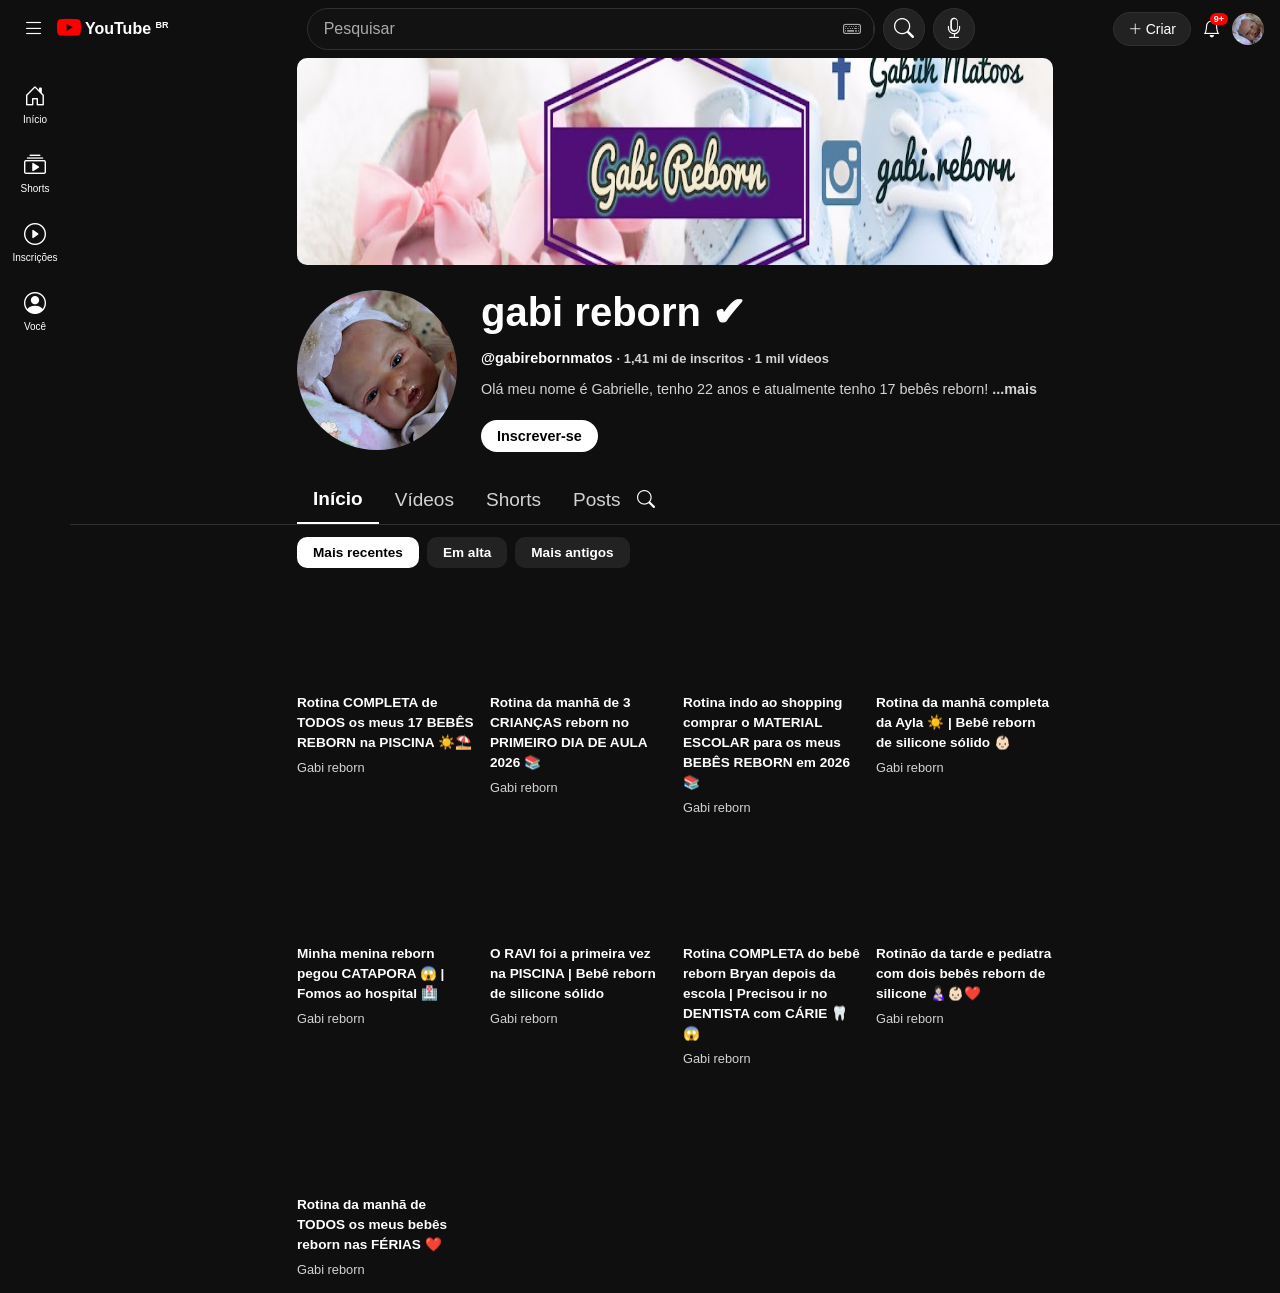
<file: index.html>
<!DOCTYPE html>
<html lang="en">

<head>
    <meta charset="UTF-8">
    <meta name="viewport" content="width=device-width, initial-scale=1.0">
    <title>Youtube-clone</title>
    <link rel="stylesheet" href="style.css">
    <link rel="stylesheet" href="https://cdn.jsdelivr.net/npm/bootstrap-icons@1.13.1/font/bootstrap-icons.min.css">
</head>

<body>

    <nav id="sidebar" class="sidebar">
        <!-- Itens principais -->
        <div class="sidebar-item">
            <i class="bi bi-house-door"></i>
            <span>Início</span>
        </div>
        <div class="sidebar-item">
            <i class="bi bi-collection-play"></i>
            <span>Shorts</span>
        </div>
        <div class="sidebar-item">
            <i class="bi bi-play-circle"></i>
            <span>Inscrições</span>
        </div>
        <div class="sidebar-item">
            <i class="bi bi-person-circle"></i>
            <span>Você</span>
        </div>

        <!-- Seções extras (só aparecem expandida) -->
        <div class="sidebar-secao">
            <hr class="sidebar-hr">
            <h4 class="sidebar-titulo">Inscrições</h4>
            <div class="sidebar-item">
                <img class="sidebar-avatar" src="/img/perfil_youtube.jpg" alt="avatar">
                <span>gabi reborn</span>
            </div>
            <div class="sidebar-item">
                <img class="sidebar-avatar" src="/img/perfil_youtube.jpg" alt="avatar">
                <span>Aqueles Caras</span>
            </div>
            <div class="sidebar-item">
                <img class="sidebar-avatar" src="/img/perfil_youtube.jpg" alt="avatar">
                <span>Tari</span>
            </div>
            <div class="sidebar-item">
                <img class="sidebar-avatar" src="/img/perfil_youtube.jpg" alt="avatar">
                <span>Crie Seus Jogos</span>
            </div>
            <div class="sidebar-item">
                <img class="sidebar-avatar" src="/img/perfil_youtube.jpg" alt="avatar">
                <span>Matheus Battisti</span>
            </div>
            <div class="sidebar-item">
                <img class="sidebar-avatar" src="/img/perfil_youtube.jpg" alt="avatar">
                <span>Rakou</span>
            </div>

            <hr class="sidebar-hr">
            <h4 class="sidebar-titulo">Você</h4>
            <div class="sidebar-item">
                <i class="bi bi-clock-history"></i>
                <span>Histórico</span>
            </div>
            <div class="sidebar-item">
                <i class="bi bi-collection"></i>
                <span>Playlists</span>
            </div>
            <div class="sidebar-item">
                <i class="bi bi-clock"></i>
                <span>Assistir mais tarde</span>
            </div>
            <div class="sidebar-item">
                <i class="bi bi-hand-thumbs-up"></i>
                <span>Vídeos com "Gostei"</span>
            </div>
            <div class="sidebar-item">
                <i class="bi bi-play-btn"></i>
                <span>Seus vídeos</span>
            </div>
            <div class="sidebar-item">
                <i class="bi bi-download"></i>
                <span>Downloads</span>
            </div>

            <hr class="sidebar-hr">
            <h4 class="sidebar-titulo">Explorar</h4>
            <div class="sidebar-item">
                <i class="bi bi-bag"></i>
                <span>Shopping</span>
            </div>
            <div class="sidebar-item">
                <i class="bi bi-music-note"></i>
                <span>Música</span>
            </div>
            <div class="sidebar-item">
                <i class="bi bi-film"></i>
                <span>Filmes</span>
            </div>

            <!-- Ao vivo, Jogos, etc -->
            <div class="sidebar-item">
                <i class="bi bi-wifi"></i>
                <span>Ao vivo</span>
            </div>
            <div class="sidebar-item">
                <i class="bi bi-controller"></i>
                <span>Jogos</span>
            </div>
            <div class="sidebar-item">
                <i class="bi bi-newspaper"></i>
                <span>Notícias</span>
            </div>
            <div class="sidebar-item">
                <i class="bi bi-trophy"></i>
                <span>Esportes</span>
            </div>
            <div class="sidebar-item">
                <i class="bi bi-mortarboard"></i>
                <span>Cursos</span>
            </div>
            <div class="sidebar-item">
                <i class="bi bi-mic"></i>
                <span>Podcasts</span>
            </div>

            <hr class="sidebar-hr">
            <h4 class="sidebar-titulo">Mais do YouTube</h4>
            <div class="sidebar-item">
                <i class="bi bi-youtube" style="color: red;"></i>
                <span>YouTube Premium</span>
            </div>
            <div class="sidebar-item">
                <i class="bi bi-youtube" style="color: red;"></i>
                <span>YouTube Studio</span>
            </div>
            <div class="sidebar-item">
                <i class="bi bi-youtube" style="color: red;"></i>
                <span>YouTube Music</span>
            </div>
            <div class="sidebar-item">
                <i class="bi bi-youtube" style="color: red;"></i>
                <span>YouTube Kids</span>
            </div>

            <hr class="sidebar-hr">
            <div class="sidebar-item">
                <i class="bi bi-gear"></i>
                <span>Configurações</span>
            </div>
            <div class="sidebar-item">
                <i class="bi bi-flag"></i>
                <span>Histórico de denún...</span>
            </div>
            <div class="sidebar-item">
                <i class="bi bi-question-circle"></i>
                <span>Ajuda</span>
            </div>
            <div class="sidebar-item">
                <i class="bi bi-chat-left"></i>
                <span>Enviar feedback</span>
            </div>

            <hr class="sidebar-hr">
            <div class="sidebar-footer">
                <p>Sobre &nbsp; Imprensa</p>
                <p>Direitos autorais</p>
                <p>Entre em contato</p>
                <p>Criadores de conteúdo</p>
                <p>Publicidade &nbsp; Desenvolvedores</p>
                <br>
                <p>Termos &nbsp; Privacidade</p>
                <p>Política e segurança</p>
                <p>Como funciona o YouTube</p>
                <p>Testar os novos recursos</p>
                <br>
                <p>© 2026 Google LLC</p>
            </div>
        </div>
    </nav>

    <!-- NAV MOBILE -->
    <div class="nav-mobile" style="display: none;">
        <div class="bottom-icon">
            <i class="bi bi-arrow-left"></i>
        </div>
        <div class="bottom-icon">
            <i class="bi bi-cast"></i>
        </div>
        <div class="bottom-icon">
            <i class="bi bi-search"></i>
        </div>
        <div class="bottom-icon" id="btn-tres-pontos">
            <i class="bi bi-three-dots-vertical"></i>
        </div>
    </div>

    <!-- BOTTOM BAR MOBILE -->
    <div class="bottom-bar">
        <div class="bottom-icon">
            <i class="bi bi-arrow-left"></i>
        </div>
        <div class="bottom-icon">
            <i class="bi bi-cast"></i>
        </div>
        <div class="bottom-icon">
            <i class="bi bi-search"></i>
        </div>
        <div class="bottom-icon" id="btn-tres-pontos">
            <i class="bi bi-three-dots-vertical"></i>
        </div>
    </div>

    <!-- MODAL TRÊS PONTOS -->
    <div class="modal-overlay" id="modal-overlay">
        <div class="modal-bottom">
            <div class="modal-handle"></div>
            <div class="modal-item">
                <i class="bi bi-share"></i>
                <span>Share</span>
            </div>
            <div class="modal-item">
                <i class="bi bi-info-circle"></i>
                <span>About channel</span>
            </div>
            <div class="modal-item">
                <i class="bi bi-slash-circle"></i>
                <span>Hide user from my channel</span>
            </div>
            <div class="modal-item">
                <i class="bi bi-question-circle"></i>
                <span>Help & feedback</span>
            </div>
        </div>
    </div>

    <!-- START-NAVUP -->
    <nav class="nav-up">
        <div class="menu-logo">
            <div id='menu-icon' class="nav-icon-list">
                <i class="bi bi-list" style="font-size: 22px;"></i>
            </div>
            <div class="logo-yt">
                <i class="bi bi-youtube" style="color: red; font-size: 24px;"></i>
                <span class="logo-text">YouTube <sup style="font-size: 9px;">BR</sup></span>
            </div>
        </div>

        <div class="search-container">
            <div class="search-bar">
                <input type="text" placeholder="Pesquisar">
                <div class="btn-keyboard">
                    <i class="bi bi-keyboard"></i>
                </div>
            </div>
            <div class="nav-icon">
                <i class="bi bi-search"></i>
            </div>
            <div class="nav-icon">
                <i class="bi bi-mic"></i>
            </div>
        </div>

        <div class="nav-right">
            <button class="button-creat">
                <i class="bi bi-plus-lg"></i> Criar
            </button>
            <div class="nav-icon-bell bell-wrapper">
                <i class="bi bi-bell"></i>
                <span class="bell-badge">9+</span>
            </div>
            <img class="nav-youtube-channel" src="/img/perfil_youtube.jpg" alt="avatar">
        </div>
    </nav>
    <!-- END-NAVUP -->

    <main>
        <img class="thumbnail" src="/img/banner_youtube.jpg" alt="banner youtube">
        <div class="main-container-logo">
            <img class="main-youtube-channel" src="/img/perfil_youtube.jpg" alt="youtube logo">
            <div class="main-info">
                <h1>gabi reborn ✔</h1>
                <h3>@gabirebornmatos <span class="p">· 1,41 mi de inscritos · 1 mil vídeos</span></h3>
                <p>Olá meu nome é Gabrielle, tenho 22 anos e atualmente tenho 17 bebês reborn! <strong>...mais</strong>
                </p>
                <div class="main-buttons">
                    <button class="button-inscrever" id="btn-inscrever">Inscrever-se</button>
                </div>
            </div>
        </div>

        <div class="group-shapes">
            <div class="shape-item active">Início</div>
            <div class="shape-item">Vídeos</div>
            <div class="shape-item">Shorts</div>
            <div class="shape-item">Posts</div>
            <div class="main-icon-search">
                <i class="bi bi-search"></i>
            </div>
        </div>

        <hr>

        <div class="filter-buttons">
            <button class="filter-btn active">Mais recentes</button>
            <button class="filter-btn">Em alta</button>
            <button class="filter-btn">Mais antigos</button>
        </div>

        <!-- VIDEOS ROW -->
        <div class="videos-row-wrapper">
            <article>
                <iframe class="video" src="https://www.youtube.com/embed/lIwyFdfeSnk" frameborder="0"
                    allowfullscreen></iframe>
                <div class="video-text">
                    <p class="video-title">Rotina COMPLETA de TODOS os meus 17 BEBÊS REBORN na PISCINA ☀️⛱️</p>
                    <p class="video-sub">Gabi reborn</p>
                </div>
            </article>

            <article>
                <iframe class="video" src="https://www.youtube.com/embed/s9V3qBzYRZg" frameborder="0"
                    allowfullscreen></iframe>
                <div class="video-text">
                    <p class="video-title">Rotina da manhã de 3 CRIANÇAS reborn no PRIMEIRO DIA DE AULA 2026 📚</p>
                    <p class="video-sub">Gabi reborn</p>
                </div>
            </article>

            <article>
                <iframe class="video" src="https://www.youtube.com/embed/IhD33uAuUSU" frameborder="0"
                    allowfullscreen></iframe>
                <div class="video-text">
                    <p class="video-title">Rotina indo ao shopping comprar o MATERIAL ESCOLAR para os meus BEBÊS REBORN
                        em 2026 📚</p>
                    <p class="video-sub">Gabi reborn</p>
                </div>
            </article>

            <article>
                <iframe class="video" src="https://www.youtube.com/embed/Le183mf8zS0" frameborder="0"
                    allowfullscreen></iframe>
                <div class="video-text">
                    <p class="video-title">Rotina da manhã completa da Ayla ☀️ | Bebê reborn de silicone sólido 👶🏻</p>
                    <p class="video-sub">Gabi reborn</p>
                </div>
            </article>

            <article>
                <iframe class="video" src="https://www.youtube.com/embed/pTuUlNm2KYQ" frameborder="0"
                    allowfullscreen></iframe>
                <div class="video-text">
                    <p class="video-title">Minha menina reborn pegou CATAPORA 😱 | Fomos ao hospital 🏥</p>
                    <p class="video-sub">Gabi reborn</p>
                </div>
            </article>

            <article>
                <iframe class="video" src="https://www.youtube.com/embed/CT7p06ERzac" frameborder="0"
                    allowfullscreen></iframe>
                <div class="video-text">
                    <p class="video-title">O RAVI foi a primeira vez na PISCINA | Bebê reborn de silicone sólido</p>
                    <p class="video-sub">Gabi reborn</p>
                </div>
            </article>

            <article>
                <iframe class="video" src="https://www.youtube.com/embed/e_AiHunmaVw" frameborder="0"
                    allowfullscreen></iframe>
                <div class="video-text">
                    <p class="video-title">Rotina COMPLETA do bebê reborn Bryan depois da escola | Precisou ir no
                        DENTISTA com CÁRIE 🦷😱</p>
                    <p class="video-sub">Gabi reborn</p>
                </div>
            </article>

            <article>
                <iframe class="video" src="https://www.youtube.com/embed/rfxVNxawyeo" frameborder="0"
                    allowfullscreen></iframe>
                <div class="video-text">
                    <p class="video-title">Rotinão da tarde e pediatra com dois bebês reborn de silicone 👩🏻‍🍼👶🏻❤️
                    </p>
                    <p class="video-sub">Gabi reborn</p>
                </div>
            </article>

            <article>
                <iframe class="video" src="https://www.youtube.com/embed/7QCjDlI3TIk" frameborder="0"
                    allowfullscreen></iframe>
                <div class="video-text">
                    <p class="video-title">Rotina da manhã de TODOS os meus bebês reborn nas FÉRIAS ❤️</p>
                    <p class="video-sub">Gabi reborn</p>
                </div>
            </article>
        </div>
    </main>
    <script src="script.js"></script>
</body>

</html>
</file>
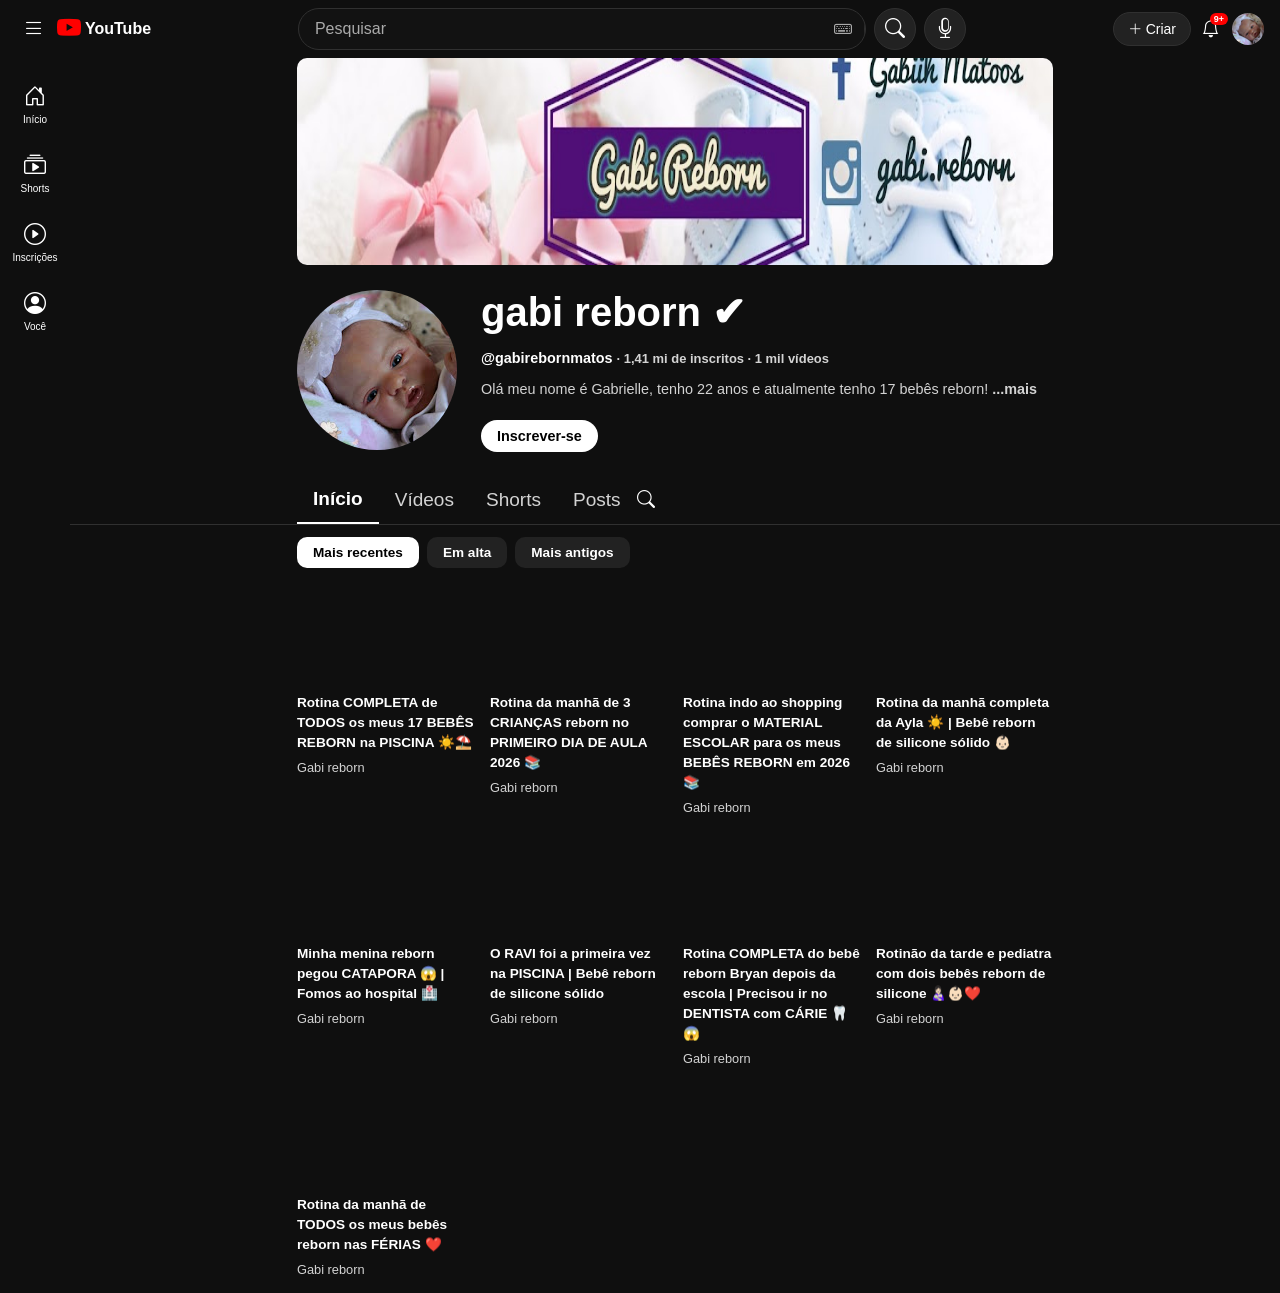
<file: src/index.html>
<!DOCTYPE html>
<html lang="en">

<head>
    <meta charset="UTF-8">
    <meta name="viewport" content="width=device-width, initial-scale=1.0">
    <title>Youtube-clone</title>
    <link rel="stylesheet" href="css/reset.css">
    <link rel="stylesheet" href="css/nav.css">
    <link rel="stylesheet" href="css/sidebar.css">
    <link rel="stylesheet" href="css/main.css">
    <link rel="stylesheet" href="css/filters.css">
    <link rel="stylesheet" href="css/modal.css">
    <link rel="stylesheet" href="css/responsive.css">
    <link rel="stylesheet" href="https://cdn.jsdelivr.net/npm/bootstrap-icons@1.13.1/font/bootstrap-icons.min.css">
</head>

<body>

    <nav id="sidebar" class="sidebar">
        <!-- Itens principais -->
        <div class="sidebar-item">
            <i class="bi bi-house-door"></i>
            <span>Início</span>
        </div>
        <div class="sidebar-item">
            <i class="bi bi-collection-play"></i>
            <span>Shorts</span>
        </div>
        <div class="sidebar-item">
            <i class="bi bi-play-circle"></i>
            <span>Inscrições</span>
        </div>
        <div class="sidebar-item">
            <i class="bi bi-person-circle"></i>
            <span>Você</span>
        </div>

        <!-- Seções extras (só aparecem expandida) -->
        <div class="sidebar-secao">
            <hr class="sidebar-hr">
            <h4 class="sidebar-titulo">Inscrições</h4>
            <div class="sidebar-item">
                <img class="sidebar-avatar" src="/img/perfil_youtube.jpg" alt="avatar">
                <span>gabi reborn</span>
            </div>
            <div class="sidebar-item">
                <img class="sidebar-avatar" src="/img/perfil_youtube.jpg" alt="avatar">
                <span>Aqueles Caras</span>
            </div>
            <div class="sidebar-item">
                <img class="sidebar-avatar" src="/img/perfil_youtube.jpg" alt="avatar">
                <span>Tari</span>
            </div>
            <div class="sidebar-item">
                <img class="sidebar-avatar" src="/img/perfil_youtube.jpg" alt="avatar">
                <span>Crie Seus Jogos</span>
            </div>
            <div class="sidebar-item">
                <img class="sidebar-avatar" src="/img/perfil_youtube.jpg" alt="avatar">
                <span>Matheus Battisti</span>
            </div>
            <div class="sidebar-item">
                <img class="sidebar-avatar" src="/img/perfil_youtube.jpg" alt="avatar">
                <span>Rakou</span>
            </div>

            <hr class="sidebar-hr">
            <h4 class="sidebar-titulo">Você</h4>
            <div class="sidebar-item">
                <i class="bi bi-clock-history"></i>
                <span>Histórico</span>
            </div>
            <div class="sidebar-item">
                <i class="bi bi-collection"></i>
                <span>Playlists</span>
            </div>
            <div class="sidebar-item">
                <i class="bi bi-clock"></i>
                <span>Assistir mais tarde</span>
            </div>
            <div class="sidebar-item">
                <i class="bi bi-hand-thumbs-up"></i>
                <span>Vídeos com "Gostei"</span>
            </div>
            <div class="sidebar-item">
                <i class="bi bi-play-btn"></i>
                <span>Seus vídeos</span>
            </div>
            <div class="sidebar-item">
                <i class="bi bi-download"></i>
                <span>Downloads</span>
            </div>

            <hr class="sidebar-hr">
            <h4 class="sidebar-titulo">Explorar</h4>
            <div class="sidebar-item">
                <i class="bi bi-bag"></i>
                <span>Shopping</span>
            </div>
            <div class="sidebar-item">
                <i class="bi bi-music-note"></i>
                <span>Música</span>
            </div>
            <div class="sidebar-item">
                <i class="bi bi-film"></i>
                <span>Filmes</span>
            </div>

            <!-- Ao vivo, Jogos, etc -->
            <div class="sidebar-item">
                <i class="bi bi-wifi"></i>
                <span>Ao vivo</span>
            </div>
            <div class="sidebar-item">
                <i class="bi bi-controller"></i>
                <span>Jogos</span>
            </div>
            <div class="sidebar-item">
                <i class="bi bi-newspaper"></i>
                <span>Notícias</span>
            </div>
            <div class="sidebar-item">
                <i class="bi bi-trophy"></i>
                <span>Esportes</span>
            </div>
            <div class="sidebar-item">
                <i class="bi bi-mortarboard"></i>
                <span>Cursos</span>
            </div>
            <div class="sidebar-item">
                <i class="bi bi-mic"></i>
                <span>Podcasts</span>
            </div>

            <hr class="sidebar-hr">
            <h4 class="sidebar-titulo">Mais do YouTube</h4>
            <div class="sidebar-item">
                <i class="bi bi-youtube" style="color: red;"></i>
                <span>YouTube Premium</span>
            </div>
            <div class="sidebar-item">
                <i class="bi bi-youtube" style="color: red;"></i>
                <span>YouTube Studio</span>
            </div>
            <div class="sidebar-item">
                <i class="bi bi-youtube" style="color: red;"></i>
                <span>YouTube Music</span>
            </div>
            <div class="sidebar-item">
                <i class="bi bi-youtube" style="color: red;"></i>
                <span>YouTube Kids</span>
            </div>

            <hr class="sidebar-hr">
            <div class="sidebar-item">
                <i class="bi bi-gear"></i>
                <span>Configurações</span>
            </div>
            <div class="sidebar-item">
                <i class="bi bi-flag"></i>
                <span>Histórico de denún...</span>
            </div>
            <div class="sidebar-item">
                <i class="bi bi-question-circle"></i>
                <span>Ajuda</span>
            </div>
            <div class="sidebar-item">
                <i class="bi bi-chat-left"></i>
                <span>Enviar feedback</span>
            </div>

            <hr class="sidebar-hr">
            <div class="sidebar-footer">
                <p>Sobre &nbsp; Imprensa</p>
                <p>Direitos autorais</p>
                <p>Entre em contato</p>
                <p>Criadores de conteúdo</p>
                <p>Publicidade &nbsp; Desenvolvedores</p>
                <br>
                <p>Termos &nbsp; Privacidade</p>
                <p>Política e segurança</p>
                <p>Como funciona o YouTube</p>
                <p>Testar os novos recursos</p>
                <br>
                <p>© 2026 Google LLC</p>
            </div>
        </div>
    </nav>

    <!-- NAV MOBILE -->
    <div class="nav-mobile" style="display: none;">
        <div class="bottom-icon">
            <i class="bi bi-arrow-left"></i>
        </div>
        <div class="bottom-icon">
            <i class="bi bi-cast"></i>
        </div>
        <div class="bottom-icon">
            <i class="bi bi-search"></i>
        </div>
        <div class="bottom-icon" id="btn-tres-pontos">
            <i class="bi bi-three-dots-vertical"></i>
        </div>
    </div>

    <!-- BOTTOM BAR MOBILE -->
    <div class="bottom-bar">
        <div class="bottom-icon">
            <i class="bi bi-arrow-left"></i>
        </div>
        <div class="bottom-icon">
            <i class="bi bi-cast"></i>
        </div>
        <div class="bottom-icon">
            <i class="bi bi-search"></i>
        </div>
        <div class="bottom-icon" id="btn-tres-pontos">
            <i class="bi bi-three-dots-vertical"></i>
        </div>
    </div>

    <!-- MODAL TRÊS PONTOS -->
    <div class="modal-overlay" id="modal-overlay">
        <div class="modal-bottom">
            <div class="modal-handle"></div>
            <div class="modal-item">
                <i class="bi bi-share"></i>
                <span>Share</span>
            </div>
            <div class="modal-item">
                <i class="bi bi-info-circle"></i>
                <span>About channel</span>
            </div>
            <div class="modal-item">
                <i class="bi bi-slash-circle"></i>
                <span>Hide user from my channel</span>
            </div>
            <div class="modal-item">
                <i class="bi bi-question-circle"></i>
                <span>Help & feedback</span>
            </div>
        </div>
    </div>

    <!-- START-NAVUP -->
    <nav class="nav-up">
        <div class="menu-logo">
            <div id='menu-icon' class="nav-icon-list">
                <i class="bi bi-list" style="font-size: 22px;"></i>
            </div>
            <div class="logo-yt">
                <i class="bi bi-youtube" style="color: red; font-size: 24px;"></i>
                <span class="logo-text">YouTube</span>
            </div>
        </div>

        <div class="search-container">
            <div class="search-bar">
                <input type="text" placeholder="Pesquisar">
                <div class="btn-keyboard">
                    <i class="bi bi-keyboard"></i>
                </div>
            </div>
            <div class="nav-icon">
                <i class="bi bi-search"></i>
            </div>
            <div class="nav-icon">
                <i class="bi bi-mic"></i>
            </div>
        </div>

        <div class="nav-right">
            <button class="button-creat">
                <i class="bi bi-plus-lg"></i> Criar
            </button>
            <div class="nav-icon-bell bell-wrapper">
                <i class="bi bi-bell"></i>
                <span class="bell-badge">9+</span>
            </div>
            <img class="nav-youtube-channel" src="/img/perfil_youtube.jpg" alt="avatar">
        </div>
    </nav>
    <!-- END-NAVUP -->

    <main>
        <img class="thumbnail" src="/img/banner_youtube.jpg" alt="banner youtube">
        <div class="main-container-logo">
            <img class="main-youtube-channel" src="/img/perfil_youtube.jpg" alt="youtube logo">
            <div class="main-info">
                <h1>gabi reborn ✔</h1>
                <h3>@gabirebornmatos <span class="p">· 1,41 mi de inscritos · 1 mil vídeos</span></h3>
                <p>Olá meu nome é Gabrielle, tenho 22 anos e atualmente tenho 17 bebês reborn! <strong>...mais</strong>
                </p>
                <div class="main-buttons">
                    <button class="button-inscrever" id="btn-inscrever">Inscrever-se</button>
                </div>
            </div>
        </div>

        <div class="group-shapes">
            <div class="shape-item active">Início</div>
            <div class="shape-item">Vídeos</div>
            <div class="shape-item">Shorts</div>
            <div class="shape-item">Posts</div>
            <div class="main-icon-search">
                <i class="bi bi-search"></i>
            </div>
        </div>

        <hr>

        <div class="filter-buttons">
            <button class="filter-btn active">Mais recentes</button>
            <button class="filter-btn">Em alta</button>
            <button class="filter-btn">Mais antigos</button>
        </div>

        <!-- VIDEOS ROW -->
        <div class="videos-row-wrapper">
            <article>
                <iframe class="video" src="https://www.youtube.com/embed/lIwyFdfeSnk" frameborder="0"
                    allowfullscreen></iframe>
                <div class="video-text">
                    <p class="video-title">Rotina COMPLETA de TODOS os meus 17 BEBÊS REBORN na PISCINA ☀️⛱️</p>
                    <p class="video-sub">Gabi reborn</p>
                </div>
            </article>

            <article>
                <iframe class="video" src="https://www.youtube.com/embed/s9V3qBzYRZg" frameborder="0"
                    allowfullscreen></iframe>
                <div class="video-text">
                    <p class="video-title">Rotina da manhã de 3 CRIANÇAS reborn no PRIMEIRO DIA DE AULA 2026 📚</p>
                    <p class="video-sub">Gabi reborn</p>
                </div>
            </article>

            <article>
                <iframe class="video" src="https://www.youtube.com/embed/IhD33uAuUSU" frameborder="0"
                    allowfullscreen></iframe>
                <div class="video-text">
                    <p class="video-title">Rotina indo ao shopping comprar o MATERIAL ESCOLAR para os meus BEBÊS REBORN
                        em 2026 📚</p>
                    <p class="video-sub">Gabi reborn</p>
                </div>
            </article>

            <article>
                <iframe class="video" src="https://www.youtube.com/embed/Le183mf8zS0" frameborder="0"
                    allowfullscreen></iframe>
                <div class="video-text">
                    <p class="video-title">Rotina da manhã completa da Ayla ☀️ | Bebê reborn de silicone sólido 👶🏻</p>
                    <p class="video-sub">Gabi reborn</p>
                </div>
            </article>

            <article>
                <iframe class="video" src="https://www.youtube.com/embed/pTuUlNm2KYQ" frameborder="0"
                    allowfullscreen></iframe>
                <div class="video-text">
                    <p class="video-title">Minha menina reborn pegou CATAPORA 😱 | Fomos ao hospital 🏥</p>
                    <p class="video-sub">Gabi reborn</p>
                </div>
            </article>

            <article>
                <iframe class="video" src="https://www.youtube.com/embed/CT7p06ERzac" frameborder="0"
                    allowfullscreen></iframe>
                <div class="video-text">
                    <p class="video-title">O RAVI foi a primeira vez na PISCINA | Bebê reborn de silicone sólido</p>
                    <p class="video-sub">Gabi reborn</p>
                </div>
            </article>

            <article>
                <iframe class="video" src="https://www.youtube.com/embed/e_AiHunmaVw" frameborder="0"
                    allowfullscreen></iframe>
                <div class="video-text">
                    <p class="video-title">Rotina COMPLETA do bebê reborn Bryan depois da escola | Precisou ir no
                        DENTISTA com CÁRIE 🦷😱</p>
                    <p class="video-sub">Gabi reborn</p>
                </div>
            </article>

            <article>
                <iframe class="video" src="https://www.youtube.com/embed/rfxVNxawyeo" frameborder="0"
                    allowfullscreen></iframe>
                <div class="video-text">
                    <p class="video-title">Rotinão da tarde e pediatra com dois bebês reborn de silicone 👩🏻‍🍼👶🏻❤️
                    </p>
                    <p class="video-sub">Gabi reborn</p>
                </div>
            </article>

            <article>
                <iframe class="video" src="https://www.youtube.com/embed/7QCjDlI3TIk" frameborder="0"
                    allowfullscreen></iframe>
                <div class="video-text">
                    <p class="video-title">Rotina da manhã de TODOS os meus bebês reborn nas FÉRIAS ❤️</p>
                    <p class="video-sub">Gabi reborn</p>
                </div>
            </article>
        </div>
    </main>
    <script src="script.js"></script>
</body>

</html>
</file>
<file: style.css>
* {
    padding: 0;
    margin: 0;
    font-family: Arial, Helvetica, sans-serif;
    text-shadow: #303030;
}

html,
body {
    height: 100%;
}

h1 {
    font-family: Arial, Helvetica, sans-serif;
    font-size: 2.5em;
    color: white;
}

h2 {
    padding: 10px;
    font-family: Arial, Helvetica, sans-serif;
    font-size: 1.5em;
    color: white;
}

h3 {
    font-family: Arial, Helvetica, sans-serif;
    font-size: 0.9em;
    color: white;
}

p,
.p {
    font-size: 0.9em;
    color: lightgray;
}


hr {
    border: none;
    border-top: 1px solid #303030;
    margin: 0 -227px;
}

body {
    height: 100vh;
    display: grid;
    grid-template-rows: auto 1fr;
    grid-template-columns: auto 1fr;
    grid-template-areas:
        'nav  nav'
        'sidebar main'
    ;
}

/* START SIDEBAR */
.sidebar {
    grid-area: sidebar;
    background-color: #0f0f0f;
    display: flex;
    flex-direction: column;
    align-items: center;
    padding: 16px 0;
    gap: 8px;
    width: 70px;
    overflow-y: auto;
    overflow-x: hidden;
}

.sidebar::-webkit-scrollbar {
    width: 4px;
}

.sidebar::-webkit-scrollbar-thumb {
    background: #303030;
    border-radius: 4px;
}

.sidebar.expandida {
    width: 240px;
    align-items: flex-start;
    padding: 16px;
}

.sidebar.expandida .sidebar-item {
    flex-direction: row;
    font-size: 14px;
    gap: 16px;
    padding: 10px 16px;
}

.sidebar.expandida .sidebar-item i {
    font-size: 22px;
}

.sidebar.expandida .sidebar-secao {
    display: flex;
    flex-direction: column;
    width: 100%;
    gap: 4px;
}

.sidebar-secao {
    display: none;
}

.sidebar-item {
    display: flex;
    flex-direction: column;
    align-items: center;
    gap: 4px;
    color: white;
    font-size: 10px;
    cursor: pointer;
    padding: 10px;
    border-radius: 10px;
    width: 100%;
}

.sidebar-item:hover {
    background-color: #222222;
}

.sidebar-item i {
    font-size: 22px;
}

.sidebar-titulo {
    color: white;
    font-size: 0.85em;
    padding: 8px 16px 4px;
    font-weight: bold;
}

.sidebar-avatar {
    height: 28px;
    width: 28px;
    border-radius: 50%;
    object-fit: cover;
    flex-shrink: 0;
}

.sidebar-hr {
    border: none;
    border-top: 1px solid #303030;
    width: 100%;
    margin: 8px 0;
}

/* END SIDEBAR */

/* START NAV */
nav {
    grid-area: nav;
    background-color: #0f0f0f;
    padding: 8px 16px;
}

.nav-up {
    display: flex;
    justify-content: space-between;
    align-items: center;
    gap: 10px;
}

.logo-yt {
    display: flex;
    justify-content: center;
    align-items: center;
    gap: 4px;
}

.logo-text {
    color: white;
    font-family: Arial, sans-serif;
    font-size: 16px;
    font-weight: bold;
}

.menu-logo {
    gap: 6px;
    display: flex;
    flex-direction: row;
    align-items: center;
}

.search-container {
    display: flex;
    flex-direction: row;
    align-items: center;
    gap: 8px;
}

.search-bar {
    display: flex;
    align-items: center;
    border: 1px solid #303030;
    border-radius: 40px;
    overflow: hidden;
    width: 550px;
    background: #121212;
    padding: 0 0 0 16px;
    height: 40px;
}

.search-bar input {
    flex: 1;
    border: none;
    outline: none;
    font-size: 16px;
    background: transparent;
    color: #fff;
}

.search-bar input::placeholder {
    color: #aaaaaa;
}

.btn-keyboard {
    background: transparent;
    border: none;
    border-right: 1px solid #303030;
    color: #aaa;
    padding: 0 12px;
    font-size: 18px;
    cursor: pointer;
    height: 100%;
    display: flex;
    align-items: center;
}

.nav-icon {
    padding: 0;
    background: #222222;
    border: 1px solid #303030;
    border-radius: 50%;
    cursor: pointer;
    font-size: 20px;
    color: #fff;
    display: flex;
    align-items: center;
    justify-content: center;
    width: 40px;
    height: 40px;
    flex-shrink: 0;
}

.nav-icon:hover {
    background: #303030;
}

.nav-icon-list {

    padding: 10px;
    cursor: pointer;
    font-size: 18px;
    color: #fff;
    display: flex;
    align-items: center;
    justify-content: center;
    width: 15px;
    height: 15px;
}

.nav-icon-list:hover {
    background: #222222;
    border: 1px solid #303030;
    border-radius: 50%;
}

.nav-icon-bell {
    padding: 5px;
    cursor: pointer;
    font-size: 18px;
    color: #fff;
    display: flex;
    align-items: center;
    justify-content: center;
    width: 15px;
    height: 15px;
}

.nav-right {
    display: flex;
    align-items: center;
    gap: 8px;
}

.button-creat {
    gap: 6px;
    padding: 8px 14px;
    background: #222222;
    border: 1px solid #303030;
    border-radius: 20px;
    color: #fff;
    cursor: pointer;
    font-size: 14px;
}

.button-creat:hover {
    background: #303030;
}

.bell-wrapper {
    position: relative;
}

.bell-badge {
    position: absolute;
    top: -4px;
    right: -4px;
    background: red;
    color: white;
    font-size: 9px;
    font-weight: bold;
    padding: 1px 4px;
    border-radius: 10px;
    font-family: Arial, sans-serif;
}

.nav-youtube-channel {
    height: 32px;
    width: 32px;
    border-radius: 50%;
    object-fit: cover;
}

/* END NAV */

/* START MAIN */

main {
    display: flex;
    flex-direction: column;
    flex-wrap: wrap;
    padding: 0px 227px;
    background-color: #0f0f0f;
    grid-area: main;
    color: #0f0f0f0f;
}

.thumbnail {
    border-radius: 10px;
    background-color: black;
    height: 206.97px;
    width: 100%;
}

.main-container-logo {
    display: flex;
    flex-direction: row;
    align-items: center;
    gap: 24px;
    padding: 24px 0;
    width: 100%;
}

.main-info {
    display: flex;
    flex-direction: column;
    gap: 15px;
}

/* Não inscrito (padrão) */
.button-inscrever {
    padding: 8px 16px;
    background: #ffffff;
    border: none;
    border-radius: 20px;
    color: #000000;
    cursor: pointer;
    font-size: 0.9em;
    font-weight: bold;
}

/* Inscrito */
.button-inscrever.inscrito {
    background: #222222;
    color: #ffffff;
    border: 1px solid #303030;
}

.main-buttons {
    display: flex;
    flex-direction: row;
    gap: 8px;
    margin-top: 8px;
}

.main-youtube-channel {
    height: 160px;
    width: 160px;
    border-radius: 50%;
    object-fit: cover;
}

.group-shapes {
    cursor: pointer;
    display: flex;
    flex-direction: row;
}

.group-shapes {
    font-family: Arial, Helvetica, sans-serif;
    font-size: 1.7em;
    text-shadow: #aaaaaa;
    color: lightgray;
}

.group-shapes:hover {
    color: white;
}

.main-icon-search {
    cursor: pointer;
    font-size: 18px;
    color: #fff;
    width: 15px;
    height: 15px;
}

/* END MAIN */

/* START NAV SECUNDÁRIA */
.group-shapes {
    display: flex;
    flex-direction: row;
    align-items: center;
}

.shape-item {
    font-family: Arial, Helvetica, sans-serif;
    font-size: 0.7em;
    color: lightgray;
    padding: 12px 16px;
    cursor: pointer;
}

.shape-item:hover {
    color: white;
    background-color: #222222;
}

.shape-item.active {
    color: white;
    font-weight: bold;
    border-bottom: 2px solid white;
}

.main-icon-search {
    cursor: pointer;
    font-size: 18px;
    color: #fff;
    box-shadow: #0f0f0f;
    width: 20px;
    height: 20px;
}

.filter-buttons {
    display: flex;
    flex-direction: row;
    gap: 8px;
    padding: 12px 0;
}

.filter-btn {
    padding: 8px 16px;
    background: #ffffff;
    border: none;
    border-radius: 10px;
    color: #000000;
    cursor: pointer;
    font-size: 0.85em;
    font-weight: bold;
}

.filter-btn:not(.active) {
    background: #222222;
    color: #ffffff;
}

.filter-btn:hover {
    opacity: 0.8;
}

/* END NAV SECUNDÁRIA */

/* START VIDEOS GRID */

article {
    display: flex;
    flex-direction: column;
    padding: 0;
    cursor: pointer;
}

.videos-row-wrapper {
    display: grid;
    grid-template-columns: repeat(4, 1fr);
    gap: 16px;
    margin-bottom: 16px;
    width: 100%;
}

.video {
    width: 100%;
    aspect-ratio: 16 / 9;
    border-radius: 12px;
}

.video-title {
    color: white;
    font-size: 0.85em;
    font-weight: bold;
    padding-top: 1em;
    padding-bottom: 0.5em;
    line-height: 20px;
}

.video-sub {
    color: lightgray;
    font-size: 0.8em;
}

.nav-mobile {
    display: none;
}

/* END VIDEOS GRID */

/* RESPONSIVO */

/* Tablet */
@media (max-width: 1024px) {
    .videos-row-wrapper {
        grid-template-columns: repeat(2, 1fr);
    }

    main {
        padding: 0 40px;
    }

    hr {
        margin: 0 -40px;
    }

    .search-bar {
        width: 350px;
    }

    .main-youtube-channel {
        height: 100px;
        width: 100px;
    }

    h1 {
        font-size: 1.8em;
    }
}

/* Celular */
@media (max-width: 768px) {

    /* Esconde a nav desktop */
    .nav-up {
        display: none;
    }

    /* Cria a nav mobile no topo */
    .nav-mobile {
        display: flex !important;
        flex-direction: row;
        justify-content: space-around;
        align-items: center;
        background-color: #0f0f0f;
        padding: 10px 16px;
        grid-area: nav;
    }

    .nav-mobile .bottom-icon {
        font-size: 22px;
        color: white;
        cursor: pointer;
        padding: 8px;
    }

    .videos-row-wrapper {
        grid-template-columns: 1fr;
    }

    main {
        padding: 0 16px;
    }

    hr {
        margin: 0 -16px;
    }

    .sidebar {
        display: none;
    }

    .search-bar {
        width: 180px;
    }

    .main-youtube-channel {
        height: 70px;
        width: 70px;
    }

    h1 {
        font-size: 1.3em;
    }

    .thumbnail {
        height: auto;
    }

    .main-container-logo {
        gap: 12px;
        padding: 16px 0;
    }
}

/* NAV MOBILE */
.nav-mobile {
    display: none;
    background-color: #0f0f0f;
    padding: 10px 16px;
    grid-area: nav;
    align-items: center;
}

.nav-mobile .bottom-icon:nth-child(2) {
    margin-left: auto;
}

/* BOTTOM BAR MOBILE */
.bottom-bar {
    display: none;
}

/* MODAL */
.modal-overlay {
    display: none;
    position: fixed;
    bottom: 0;
    left: 0;
    width: 100%;
    height: 100%;
    background: rgba(0, 0, 0, 0.5);
    z-index: 200;
}

.modal-overlay.ativo {
    display: block;
}

.modal-bottom {
    position: absolute;
    bottom: 0;
    left: 0;
    width: 100%;
    background-color: #212121;
    border-radius: 16px 16px 0 0;
    padding: 16px 0;
}

.modal-handle {
    width: 40px;
    height: 4px;
    background: #555555;
    border-radius: 4px;
    margin: 0 auto 16px auto;
}

.modal-item {
    display: flex;
    flex-direction: row;
    align-items: center;
    gap: 16px;
    padding: 14px 24px;
    color: white;
    font-size: 0.95em;
    cursor: pointer;
}

.modal-item:hover {
    background-color: #303030;
}

.modal-item i {
    font-size: 20px;
}

/* RESPONSIVO MOBILE */
@media (max-width: 768px) {
    .nav-up {
        display: none;
    }

    .nav-mobile {
        display: flex !important;
    }

    .bottom-bar {
        display: flex;
        flex-direction: row;
        justify-content: space-between;
        align-items: center;
        position: fixed;
        bottom: 0;
        left: 0;
        width: 100%;
        background-color: #0f0f0f;
        padding: 12px 24px;
        border-top: 1px solid #303030;
        z-index: 100;
    }

    .bottom-icon {
        font-size: 22px;
        color: white;
        cursor: pointer;
        padding: 8px;
    }
}
</file>
<file: src/css/nav.css>
nav {
    grid-area: nav;
    background-color: #0f0f0f;
    padding: 8px 16px;
}

.nav-up {
    display: flex;
    justify-content: space-between;
    align-items: center;
    gap: 10px;
}

.logo-yt {
    display: flex;
    align-items: center;
    gap: 4px;
}

.logo-text {
    color: white;
    font-family: Arial, sans-serif;
    font-size: 16px;
    font-weight: bold;
}

.menu-logo {
    gap: 6px;
    display: flex;
    flex-direction: row;
    align-items: center;
}

.search-container {
    display: flex;
    flex-direction: row;
    align-items: center;
    gap: 8px;
}

.search-bar {
    display: flex;
    align-items: center;
    border: 1px solid #303030;
    border-radius: 40px;
    overflow: hidden;
    width: 550px;
    background: #121212;
    padding: 0 0 0 16px;
    height: 40px;
}

.search-bar input {
    flex: 1;
    border: none;
    outline: none;
    font-size: 16px;
    background: transparent;
    color: #fff;
}

.search-bar input::placeholder {
    color: #aaaaaa;
}

.btn-keyboard {
    background: transparent;
    border: none;
    border-right: 1px solid #303030;
    color: #aaa;
    padding: 0 12px;
    font-size: 18px;
    cursor: pointer;
    height: 100%;
    display: flex;
    align-items: center;
}

.nav-icon {
    padding: 0;
    background: #222222;
    border: 1px solid #303030;
    border-radius: 50%;
    cursor: pointer;
    font-size: 20px;
    color: #fff;
    display: flex;
    align-items: center;
    justify-content: center;
    width: 40px;
    height: 40px;
    flex-shrink: 0;
}

.nav-icon:hover {
    background: #303030;
}

.nav-icon-list {
    padding: 10px;
    cursor: pointer;
    font-size: 18px;
    color: #fff;
    display: flex;
    align-items: center;
    justify-content: center;
    width: 15px;
    height: 15px;
}

.nav-icon-list:hover {
    background: #222222;
    border: 1px solid #303030;
    border-radius: 50%;
}

.nav-icon-bell {
    padding: 5px;
    cursor: pointer;
    font-size: 18px;
    color: #fff;
    display: flex;
    align-items: center;
    justify-content: center;
    width: 15px;
    height: 15px;
}

.nav-right {
    display: flex;
    align-items: center;
    gap: 8px;
}

.button-creat {
    gap: 6px;
    padding: 8px 14px;
    background: #222222;
    border: 1px solid #303030;
    border-radius: 20px;
    color: #fff;
    cursor: pointer;
    font-size: 14px;
}

.button-creat:hover {
    background: #303030;
}

.bell-wrapper {
    position: relative;
}

.bell-badge {
    position: absolute;
    top: -4px;
    right: -4px;
    background: red;
    color: white;
    font-size: 9px;
    font-weight: bold;
    padding: 1px 4px;
    border-radius: 10px;
    font-family: Arial, sans-serif;
}

.nav-youtube-channel {
    height: 32px;
    width: 32px;
    border-radius: 50%;
    object-fit: cover;
}

/* NAV MOBILE */
.nav-mobile {
    display: none;
    background-color: #0f0f0f;
    padding: 10px 16px;
    grid-area: nav;
    align-items: center;
}

.nav-mobile .bottom-icon:nth-child(2) {
    margin-left: auto;
}
</file>
<file: src/css/sidebar.css>
.sidebar {
    grid-area: sidebar;
    background-color: #0f0f0f;
    display: flex;
    flex-direction: column;
    align-items: center;
    padding: 16px 0;
    gap: 8px;
    width: 70px;
    overflow-y: auto;
    overflow-x: hidden;
}

.sidebar::-webkit-scrollbar {
    width: 4px;
}

.sidebar::-webkit-scrollbar-thumb {
    background: #303030;
    border-radius: 4px;
}

.sidebar.expandida {
    width: 240px;
    align-items: flex-start;
    padding: 16px;
}

.sidebar.expandida .sidebar-item {
    flex-direction: row;
    font-size: 14px;
    gap: 16px;
    padding: 10px 16px;
}

.sidebar.expandida .sidebar-item i {
    font-size: 22px;
}

.sidebar.expandida .sidebar-secao {
    display: flex;
    flex-direction: column;
    width: 100%;
    gap: 4px;
}

.sidebar-secao {
    display: none;
}

.sidebar-item {
    display: flex;
    flex-direction: column;
    align-items: center;
    gap: 4px;
    color: white;
    font-size: 10px;
    cursor: pointer;
    padding: 10px;
    border-radius: 10px;
    width: 100%;
}

.sidebar-item:hover {
    background-color: #222222;
}

.sidebar-item i {
    font-size: 22px;
}

.sidebar-titulo {
    color: white;
    font-size: 0.85em;
    padding: 8px 16px 4px;
    font-weight: bold;
}

.sidebar-avatar {
    height: 28px;
    width: 28px;
    border-radius: 50%;
    object-fit: cover;
    flex-shrink: 0;
}

.sidebar-hr {
    border: none;
    border-top: 1px solid #303030;
    width: 100%;
    margin: 8px 0;
}
</file>
<file: src/css/main.css>
main {
    display: flex;
    flex-direction: column;
    flex-wrap: wrap;
    padding: 0px 227px;
    background-color: #0f0f0f;
    grid-area: main;
    color: #0f0f0f0f;
}

.thumbnail {
    border-radius: 10px;
    background-color: black;
    height: 206.97px;
    width: 100%;
}

.main-container-logo {
    display: flex;
    flex-direction: row;
    align-items: center;
    gap: 24px;
    padding: 24px 0;
    width: 100%;
}

.main-info {
    display: flex;
    flex-direction: column;
    gap: 15px;
}

.button-inscrever {
    padding: 8px 16px;
    background: #ffffff;
    border: none;
    border-radius: 20px;
    color: #000000;
    cursor: pointer;
    font-size: 0.9em;
    font-weight: bold;
}

.button-inscrever.inscrito {
    background: #222222;
    color: #ffffff;
    border: 1px solid #303030;
}

.main-buttons {
    display: flex;
    flex-direction: row;
    gap: 8px;
    margin-top: 8px;
}

.main-youtube-channel {
    height: 160px;
    width: 160px;
    border-radius: 50%;
    object-fit: cover;
}

.main-icon-search {
    cursor: pointer;
    font-size: 18px;
    color: #fff;
    width: 20px;
    height: 20px;
}

/* VIDEOS GRID */
article {
    display: flex;
    flex-direction: column;
    padding: 0;
    cursor: pointer;
}

.videos-row-wrapper {
    display: grid;
    grid-template-columns: repeat(4, 1fr);
    gap: 16px;
    margin-bottom: 16px;
    width: 100%;
}

.video {
    width: 100%;
    aspect-ratio: 16 / 9;
    border-radius: 12px;
}

.video-title {
    color: white;
    font-size: 0.85em;
    font-weight: bold;
    padding-top: 1em;
    padding-bottom: 0.5em;
    line-height: 20px;
}

.video-sub {
    color: lightgray;
    font-size: 0.8em;
}

.bottom-bar {
    display: none;
}
</file>
<file: src/css/filters.css>
.group-shapes {
    display: flex;
    flex-direction: row;
    align-items: center;
    font-family: Arial, Helvetica, sans-serif;
    font-size: 1.7em;
    color: lightgray;
    cursor: pointer;
}

.group-shapes:hover {
    color: white;
}

.shape-item {
    font-family: Arial, Helvetica, sans-serif;
    font-size: 0.7em;
    color: lightgray;
    padding: 12px 16px;
    cursor: pointer;
}

.shape-item:hover {
    color: white;
    background-color: #222222;
}

.shape-item.active {
    color: white;
    font-weight: bold;
    border-bottom: 2px solid white;
}

.filter-buttons {
    display: flex;
    flex-direction: row;
    gap: 8px;
    padding: 12px 0;
}

.filter-btn {
    padding: 8px 16px;
    background: #ffffff;
    border: none;
    border-radius: 10px;
    color: #000000;
    cursor: pointer;
    font-size: 0.85em;
    font-weight: bold;
}

.filter-btn:not(.active) {
    background: #222222;
    color: #ffffff;
}

.filter-btn:hover {
    opacity: 0.8;
}
</file>
<file: src/css/modal.css>
.modal-overlay {
    display: none;
    position: fixed;
    bottom: 0;
    left: 0;
    width: 100%;
    height: 100%;
    background: rgba(0, 0, 0, 0.5);
    z-index: 200;
}

.modal-overlay.ativo {
    display: block;
}

.modal-bottom {
    position: absolute;
    bottom: 0;
    left: 0;
    width: 100%;
    background-color: #212121;
    border-radius: 16px 16px 0 0;
    padding: 16px 0;
}

.modal-handle {
    width: 40px;
    height: 4px;
    background: #555555;
    border-radius: 4px;
    margin: 0 auto 16px auto;
}

.modal-item {
    display: flex;
    flex-direction: row;
    align-items: center;
    gap: 16px;
    padding: 14px 24px;
    color: white;
    font-size: 0.95em;
    cursor: pointer;
}

.modal-item:hover {
    background-color: #303030;
}

.modal-item i {
    font-size: 20px;
}
</file>
<file: src/css/responsive.css>
/* Tablet */
@media (max-width: 1024px) {
    .videos-row-wrapper {
        grid-template-columns: repeat(2, 1fr);
    }

    main {
        padding: 0 40px;
    }

    hr {
        margin: 0 -40px;
    }

    .search-bar {
        width: 350px;
    }

    .main-youtube-channel {
        height: 100px;
        width: 100px;
    }

    h1 {
        font-size: 1.8em;
    }
}

/* Celular */
@media (max-width: 768px) {
    .nav-up {
        display: none;
    }

    .nav-mobile {
        display: flex !important;
        flex-direction: row;
        justify-content: space-around;
        align-items: center;
        background-color: #0f0f0f;
        padding: 10px 16px;
        grid-area: nav;
    }

    .nav-mobile .bottom-icon {
        font-size: 22px;
        color: white;
        cursor: pointer;
        padding: 8px;
    }

    .videos-row-wrapper {
        grid-template-columns: 1fr;
    }

    main {
        padding: 0 16px;
    }

    hr {
        margin: 0 -16px;
    }

    .sidebar {
        display: none;
    }

    .search-bar {
        width: 180px;
    }

    .main-youtube-channel {
        height: 70px;
        width: 70px;
    }

    h1 {
        font-size: 1.3em;
    }

    .thumbnail {
        height: auto;
    }

    .main-container-logo {
        gap: 12px;
        padding: 16px 0;
    }

    .bottom-bar {
        display: flex;
        flex-direction: row;
        justify-content: space-between;
        align-items: center;
        position: fixed;
        bottom: 0;
        left: 0;
        width: 100%;
        background-color: #0f0f0f;
        padding: 12px 24px;
        border-top: 1px solid #303030;
        z-index: 100;
    }

    .bottom-icon {
        font-size: 22px;
        color: white;
        cursor: pointer;
        padding: 8px;
    }
}
</file>
